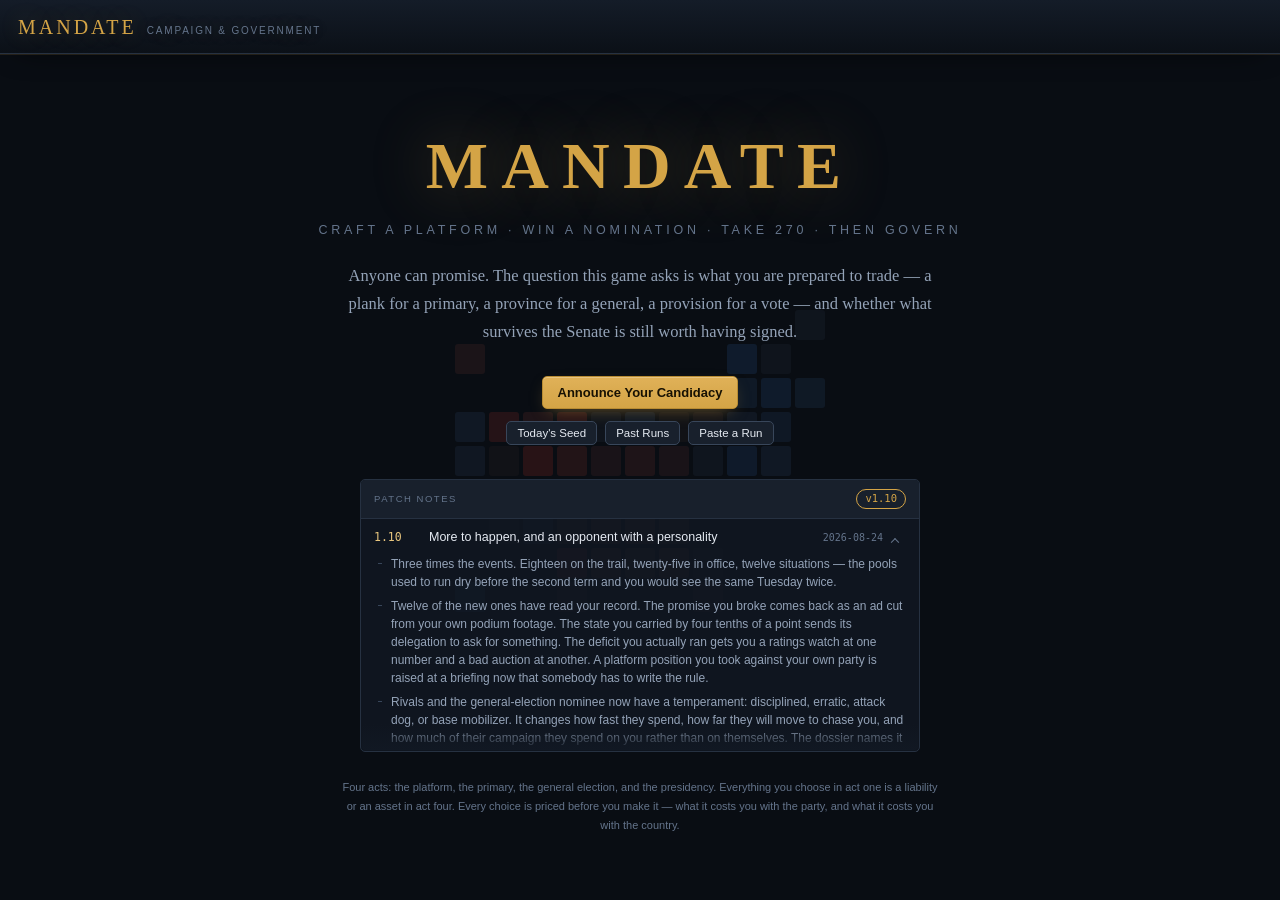
<file: index.html>
<!DOCTYPE html>
<html lang="en">
<head>
<meta charset="utf-8">
<meta name="viewport" content="width=device-width, initial-scale=1">
<title>Mandate — a political campaign and governing simulator</title>
<link rel="stylesheet" href="styles.css">
<link rel="icon" href="data:image/svg+xml,<svg xmlns='http://www.w3.org/2000/svg' viewBox='0 0 32 32'><text y='26' font-size='26'>🏛️</text></svg>">
</head>
<body>
<div id="app">
  <header class="topbar">
    <div class="brand">Mandate <small>campaign &amp; government</small></div>
    <div class="spacer"></div>
    <div class="stats" id="stats"></div>
  </header>
  <main id="screen"></main>
</div>

<script src="js/data.js"></script>
<script src="js/sim.js"></script>
<script src="js/analysis.js"></script>
<script src="js/persist.js"></script>
<script src="js/ui.js"></script>
<script src="js/main.js"></script>
</body>
</html>
</file>
<file: styles.css>
/* ==========================================================================
   MANDATE — stylesheet
   Aesthetic: an election-night decision desk after midnight. Dense, tabular,
   restrained in colour, everything legible at a glance and nothing decorative
   that isn't also carrying information.

   The page commits to one visual world rather than following the viewer's
   light/dark preference, so `color-scheme` is pinned and every colour —
   including the body ground — is stated outright rather than inherited from
   whatever surface the page is composited onto.
   ========================================================================== */

:root {
  color-scheme: dark;

  /* Neutrals carry a deliberate cool-blue bias toward the map's Democratic
     pole; a pure grey here reads as unconsidered next to the party colours. */
  --bg:        #090d13;
  --bg-2:      #111823;
  --bg-3:      #18202c;
  --bg-4:      #222c3a;
  --line:      #263141;
  --line-2:    #38465a;
  --text:      #e5eaf2;
  --text-dim:  #94a3b8;
  --text-mute: #64748b;

  /* Party identity — the diverging pair on every map and bar. */
  --dem:       #3d7dd8;
  --dem-lt:    #7aa9e8;
  --gop:       #d1483f;
  --gop-lt:    #e88a83;

  /* The single accent. Spent on thresholds, targets, and the brand — nowhere
     else, so that gold on this page always means "this is the line". */
  --gold:      #d4a446;
  --gold-lt:   #e8c67e;

  /* Status, reserved: never used for party identity, never for a series. */
  --green:     #3fa66a;
  --green-lt:  #6fd394;
  --amber:     #d98b2b;
  --red:       #e2574a;

  --mono: ui-monospace, "SF Mono", "JetBrains Mono", Menlo, Consolas, monospace;
  --sans: -apple-system, BlinkMacSystemFont, "Segoe UI", Inter, Roboto, sans-serif;
  --serif: "Iowan Old Style", "Palatino Linotype", Palatino, Georgia, serif;

  --shadow: 0 1px 2px rgba(0,0,0,.4), 0 8px 24px -12px rgba(0,0,0,.7);
}

* { box-sizing: border-box; }
html, body { height: 100%; }
body {
  margin: 0;
  background: var(--bg);
  color: var(--text);
  font-family: var(--sans);
  font-size: 14px;
  line-height: 1.5;
  -webkit-font-smoothing: antialiased;
}
button { font-family: inherit; color: inherit; }
h1, h2, h3, h4 { margin: 0; font-weight: 600; letter-spacing: -0.01em; text-wrap: balance; }
a { color: var(--dem-lt); }

/* Digits line up in columns everywhere in this game, so they get the face
   that lets them. */
.mono, td.num, th.num, .stat .v, .kpi .v, .delta, .trait, .whip-count,
.vote-meter .val, .tile, .evbar .side, .sf-margin, .dos-score .v {
  font-variant-numeric: tabular-nums;
}

:focus-visible { outline: 2px solid var(--gold); outline-offset: 2px; border-radius: 3px; }

/* ---- layout -------------------------------------------------------------- */
#app { display: flex; flex-direction: column; min-height: 100vh; }

.topbar {
  position: sticky; top: 0; z-index: 50;
  display: flex; align-items: center; gap: 18px;
  padding: 0 18px; height: 54px;
  background: linear-gradient(180deg, #141c28, #0b1017);
  border-bottom: 1px solid var(--line);
  box-shadow: 0 1px 0 rgba(212,164,70,.14), 0 10px 30px -18px #000;
}
.brand {
  font-family: var(--serif); font-size: 20px; letter-spacing: 0.15em;
  text-transform: uppercase; color: var(--gold);
  display: flex; align-items: baseline; gap: 10px; white-space: nowrap;
  text-shadow: 0 0 22px rgba(212,164,70,.28);
}
.brand small {
  font-family: var(--sans); font-size: 10px; letter-spacing: 0.18em;
  color: var(--text-mute); text-transform: uppercase;
}
.topbar .spacer { flex: 1; }

.stats { display: flex; gap: 2px; flex-wrap: wrap; }
.stat {
  display: flex; flex-direction: column; align-items: flex-end;
  padding: 3px 12px; border-left: 1px solid var(--line);
  min-width: 76px;
}
.stat .k {
  font-size: 9px; letter-spacing: 0.13em; text-transform: uppercase;
  color: var(--text-mute); white-space: nowrap;
}
.stat .v { font-family: var(--mono); font-size: 15px; font-weight: 600; }
.stat.good .v { color: var(--green-lt); }
.stat.warn .v { color: var(--amber); }
.stat.bad  .v { color: var(--red); }

main { flex: 1; padding: 22px; max-width: 1460px; width: 100%; margin: 0 auto; }

/* ---- panels -------------------------------------------------------------- */
.panel {
  background: var(--bg-2); border: 1px solid var(--line);
  border-radius: 8px; padding: 16px; margin-bottom: 16px;
  box-shadow: var(--shadow);
  position: relative;
}
/* A single hairline of light along the top edge: enough to lift the card off
   the ground without a border that competes with the data. */
.panel::before {
  content: ''; position: absolute; inset: 0 0 auto 0; height: 1px;
  background: linear-gradient(90deg, transparent, rgba(255,255,255,.07) 22%, rgba(255,255,255,.07) 78%, transparent);
  border-radius: 8px 8px 0 0; pointer-events: none;
}
.panel-head {
  display: flex; align-items: baseline; gap: 12px;
  margin: -16px -16px 14px; padding: 11px 16px;
  background: linear-gradient(180deg, var(--bg-3), #151d28);
  border-bottom: 1px solid var(--line);
  border-radius: 7px 7px 0 0;
}
.panel-head h2 { font-size: 13px; letter-spacing: 0.09em; text-transform: uppercase; }
.panel-head .sub { font-size: 12px; color: var(--text-mute); }
.panel-head .spacer { flex: 1; }

.grid { display: grid; gap: 16px; }
.g2 { grid-template-columns: 1fr 1fr; }
.g3 { grid-template-columns: repeat(3, 1fr); }
.split { display: grid; grid-template-columns: minmax(0,1.62fr) minmax(0,1fr); gap: 16px; align-items: start; }
.split-wide { display: grid; grid-template-columns: minmax(0,1fr) minmax(0,1.1fr); gap: 16px; }
@media (max-width: 1120px) {
  .split, .split-wide, .g2, .g3 { grid-template-columns: 1fr; }
}

.muted { color: var(--text-mute); }
.dim   { color: var(--text-dim); }
.mono  { font-family: var(--mono); }
.small { font-size: 12px; }
.tiny  { font-size: 11px; }
.center { text-align: center; }
.nowrap { white-space: nowrap; }
.g { color: var(--green-lt); }
.r { color: var(--gop-lt); }
.a { color: var(--amber); }

.rail { display: flex; flex-direction: column; gap: 0; }

/* ---- buttons ------------------------------------------------------------- */
.btn {
  background: var(--bg-3); border: 1px solid var(--line-2);
  border-radius: 5px; padding: 8px 15px; cursor: pointer;
  font-size: 13px; font-weight: 500; transition: .12s;
}
.btn:hover:not(:disabled) { background: var(--bg-4); border-color: #4d5f75; }
.btn:disabled { opacity: .35; cursor: not-allowed; }
.btn.primary {
  background: linear-gradient(180deg, #e0b158, var(--gold));
  border-color: #b98c33; color: #171103; font-weight: 700;
  box-shadow: 0 1px 0 rgba(255,255,255,.25) inset, 0 6px 18px -8px rgba(212,164,70,.6);
}
.btn.primary:hover:not(:disabled) { background: linear-gradient(180deg, #eec06a, #dcae52); }
.btn.ghost { background: transparent; }
.btn.sm { padding: 5px 10px; font-size: 11.5px; }
.btn-row { display: flex; gap: 8px; flex-wrap: wrap; align-items: center; }

/* ---- title --------------------------------------------------------------- */
.title-screen { text-align: center; padding: 40px 20px 10px; position: relative; }
.title-screen h1 {
  font-family: var(--serif); font-size: 66px; letter-spacing: 0.20em;
  color: var(--gold); text-transform: uppercase; margin-bottom: 6px;
  text-shadow: 0 0 60px rgba(212,164,70,.35);
}
.title-screen .tag {
  font-size: 12.5px; letter-spacing: 0.3em; text-transform: uppercase;
  color: var(--text-mute);
}
.title-screen .blurb {
  max-width: 620px; margin: 22px auto 0; color: var(--text-dim);
  font-family: var(--serif); font-size: 16.5px; line-height: 1.7;
}

/* The country, drifting, behind the title. It is the same tile grid the game
   calls states on — the instrument the whole night runs on, used here as
   atmosphere rather than as data, so it sits well back and never competes. */
.title-wrap { position: relative; overflow: hidden; border-radius: 10px; }
.title-bg {
  position: absolute; inset: 0; display: flex; flex-direction: column;
  align-items: center; justify-content: center; gap: 4px;
  opacity: .17; pointer-events: none; filter: blur(.3px);
  -webkit-mask-image: radial-gradient(ellipse 70% 62% at 50% 50%, #000 35%, transparent 78%);
  mask-image: radial-gradient(ellipse 70% 62% at 50% 50%, #000 35%, transparent 78%);
}
.title-bg .tb-row { display: flex; gap: 4px; }
.title-bg i {
  width: 30px; height: 30px; border-radius: 3px; display: block;
  animation: drift 14s ease-in-out infinite alternate;
}
@keyframes drift {
  from { opacity: .35; transform: translateY(0); }
  to   { opacity: 1;   transform: translateY(-3px); }
}

/* ---- setup / cards ------------------------------------------------------- */
.card-grid { display: grid; grid-template-columns: repeat(auto-fill, minmax(250px, 1fr)); gap: 10px; }
.card {
  background: var(--bg-3); border: 1px solid var(--line);
  border-radius: 6px; padding: 12px 13px; cursor: pointer; transition: .12s;
}
.card:hover { border-color: var(--line-2); background: var(--bg-4); transform: translateY(-1px); }
.card.sel { border-color: var(--gold); background: #211c10; box-shadow: inset 0 0 0 1px rgba(212,164,70,.28); }
.card h4 { font-size: 13.5px; margin-bottom: 3px; }
.card .desc { font-size: 11.5px; color: var(--text-mute); line-height: 1.45; }
.card .perk { font-size: 11px; color: var(--gold); margin-top: 7px; }

.trait-row { display: flex; gap: 3px; margin-top: 9px; flex-wrap: wrap; }
.trait {
  font-family: var(--mono); font-size: 10px; padding: 2px 5px;
  background: #0c111a; border: 1px solid var(--line); border-radius: 3px;
  color: var(--text-dim);
}

.field { margin-bottom: 12px; }
.field label {
  display: block; font-size: 10px; letter-spacing: 0.13em;
  text-transform: uppercase; color: var(--text-mute); margin-bottom: 5px;
}
input[type=text], select {
  width: 100%; background: var(--bg); border: 1px solid var(--line-2);
  border-radius: 5px; padding: 8px 10px; color: var(--text);
  font-family: inherit; font-size: 14px;
}
input[type=text]:focus, select:focus { outline: none; border-color: var(--gold); }

/* ==========================================================================
   DELTAS — the "is this good or bad" vocabulary
   Direction is carried by the glyph first and the hue second, so the readout
   survives a colourblind reader and a greyscale screenshot.
   ========================================================================== */
.delta {
  font-family: var(--mono); font-size: 11.5px; font-weight: 600;
  white-space: nowrap; letter-spacing: -.01em;
}
.delta.up   { color: var(--green-lt); }
.delta.down { color: var(--gop-lt); }
.delta.flat { color: var(--text-mute); font-weight: 400; }

.drow {
  display: flex; align-items: baseline; justify-content: space-between;
  gap: 10px; padding: 4px 0; border-bottom: 1px solid #161e29;
  font-size: 12px;
}
.drow:last-child { border-bottom: none; }
.drow .dk { color: var(--text-dim); }
.drow .ev-mini {
  font-family: var(--mono); font-size: 9.5px; color: var(--text-mute);
  font-style: normal; margin-left: 5px; padding: 0 4px;
  border: 1px solid var(--line); border-radius: 3px;
}
.drow .flip {
  font-style: normal; font-size: 9.5px; color: var(--gold); margin-left: 5px;
  letter-spacing: .07em; text-transform: uppercase;
}

/* ---- effect tags (event choices, governing actions) ---------------------- */
.eff-tags { display: flex; flex-wrap: wrap; gap: 4px; margin-top: 7px; }
.eff-tag {
  font-family: var(--mono); font-size: 10px; padding: 2px 6px;
  border-radius: 3px; border: 1px solid; white-space: nowrap;
}
.eff-tag b { font-weight: 700; }
.eff-tag.good { color: var(--green-lt); border-color: #275b3d; background: #101e16; }
.eff-tag.bad  { color: var(--gop-lt);  border-color: #6b332d; background: #1e1311; }
.eff-none { font-size: 11px; color: var(--text-mute); font-style: italic; }

/* ---- platform builder ---------------------------------------------------- */
.issue { border-bottom: 1px solid var(--line); padding: 13px 0; }
.issue:last-child { border-bottom: none; }
.issue-head { display: flex; align-items: center; gap: 10px; margin-bottom: 9px; }
.issue-head h4 { font-size: 13px; }
.issue-head .axis { font-size: 10.5px; color: var(--text-mute); font-family: var(--mono); }
.issue-head .spacer { flex: 1; }

.sig-btn {
  font-size: 10px; letter-spacing: .08em; text-transform: uppercase;
  padding: 3px 8px; border-radius: 3px; cursor: pointer;
  border: 1px solid var(--line-2); background: transparent; color: var(--text-mute);
  transition: .12s;
}
.sig-btn:hover { border-color: var(--gold); color: var(--gold); }
.sig-btn.on { background: var(--gold); border-color: var(--gold); color: #171103; font-weight: 700; }

.stance-row { display: grid; grid-template-columns: repeat(5, 1fr); gap: 5px; }
.stance {
  background: var(--bg-3); border: 1px solid var(--line); border-radius: 5px;
  /* the top band is reserved for the position figure and the electorate badge,
     so neither ever lands on the first line of the label */
  padding: 18px 9px 7px; cursor: pointer; transition: .1s; position: relative;
  display: flex; flex-direction: column;
}
.stance:hover { background: var(--bg-4); border-color: var(--line-2); }
.stance.sel { border-color: var(--gold); background: #211c10; }
.stance .lbl { font-size: 11.5px; line-height: 1.35; font-weight: 500; }
.stance .cost { font-family: var(--mono); font-size: 10px; margin-top: 4px; color: var(--text-mute); }
.stance .blurb { font-size: 10.5px; color: var(--text-mute); margin-top: 5px; line-height: 1.4; display: none; }
.stance.sel .blurb { display: block; }
.stance .pos {
  position: absolute; top: 4px; right: 6px; font-family: var(--mono);
  font-size: 9.5px; color: var(--text-mute);
}

/* the two prices, side by side under every option */
.sdelta {
  margin-top: auto; padding-top: 6px; display: grid;
  grid-template-columns: 1fr 1fr; gap: 1px;
  border-top: 1px solid var(--line);
}
.sdelta .dd {
  display: flex; align-items: baseline; gap: 4px;
  font-family: var(--mono); font-size: 9px; letter-spacing: .1em;
  color: var(--text-mute); padding-top: 4px;
}
.sdelta .dd:first-child { border-right: 1px solid var(--line); padding-right: 5px; }
.sdelta .dd .delta { font-size: 10.5px; letter-spacing: 0; }
.sdelta .cur-tag {
  grid-column: 1 / -1; padding-top: 4px;
  font-family: var(--mono); font-size: 9px; letter-spacing: .14em;
  color: var(--gold); text-align: center;
}

/* which electorate would pick this option */
.sb {
  position: absolute; top: 4px; left: 5px; font-size: 9.5px; line-height: 1;
  padding: 2px 3px; border-radius: 3px; font-style: normal;
}
.sb.p { color: #b795e8; background: #1c1530; }
.sb.g { color: var(--gold); background: #241d0e; }
.sb.both { color: var(--gold); background: #241d0e; }
.legend-key { display: flex; flex-direction: column; gap: 5px; margin-top: 10px; font-size: 11px; color: var(--text-mute); }
.legend-key i { position: static; margin-right: 5px; }
.lg-p { color: #b795e8; font-family: var(--mono); font-weight: 700; }
.lg-g { color: var(--gold); font-family: var(--mono); font-weight: 700; }

@media (max-width: 940px) { .stance-row { grid-template-columns: 1fr 1fr; } }

/* ---- the impact ("The Trade") panel -------------------------------------- */
.panel.impact { position: sticky; top: 70px; z-index: 20; }
.impact-idle p { margin: 0 0 4px; font-size: 12px; color: var(--text-mute); line-height: 1.6; }

.imp-head { margin-bottom: 9px; }
.imp-iss {
  font-size: 9.5px; letter-spacing: .16em; text-transform: uppercase; color: var(--text-mute);
}
.imp-lbl { font-family: var(--serif); font-size: 16px; line-height: 1.3; margin-top: 2px; }

.verdict {
  font-size: 12px; padding: 7px 10px; border-radius: 4px; margin-bottom: 11px;
  border-left: 3px solid var(--line-2); background: var(--bg-3); color: var(--text-dim);
}
.verdict.good  { border-left-color: var(--green); background: #101d16; color: var(--green-lt); }
.verdict.bad   { border-left-color: var(--red);   background: #1e1412; color: var(--gop-lt); }
.verdict.trade { border-left-color: var(--gold);  background: #1c1810; color: #e8ce93; }
.verdict.flat, .verdict.cur { border-left-color: var(--line-2); }

.imp-sec {
  font-size: 9.5px; letter-spacing: .15em; text-transform: uppercase;
  color: var(--text-mute); margin: 13px 0 3px;
  padding-bottom: 3px; border-bottom: 1px solid var(--line);
}
.imp-blurb {
  margin-top: 12px; font-size: 11.5px; color: var(--text-mute);
  font-style: italic; line-height: 1.5; border-top: 1px solid var(--line); padding-top: 9px;
}

/* ---- "where you stand" figures ------------------------------------------- */
.kpi { display: flex; gap: 18px; flex-wrap: wrap; }
.kpi > div { min-width: 92px; }
.kpi .k { font-size: 9.5px; letter-spacing: .13em; text-transform: uppercase; color: var(--text-mute); display: block; }
.kpi .v { font-family: var(--mono); font-size: 21px; font-weight: 600; display: block; }
.kpi.big { justify-content: space-between; }
.kpi.big .v { font-size: 25px; }

/* ---- the field / rival rows ---------------------------------------------- */
.rival-row {
  display: flex; align-items: center; justify-content: space-between; gap: 10px;
  padding: 7px 8px; margin: 0 -8px; border-radius: 5px; cursor: pointer;
  border-bottom: 1px solid #161e29; transition: .1s;
}
.rival-row:last-child { border-bottom: none; }
.rival-row:hover { background: var(--bg-3); }
.rival-row .rn { font-size: 12.5px; font-weight: 500; }
.rival-row .rr { font-size: 10.5px; color: var(--text-mute); }

.card.rival { position: relative; }
.card.rival.out { opacity: .42; }
.card.rival .role {
  font-size: 10px; letter-spacing: .1em; text-transform: uppercase;
  color: var(--gold); margin-bottom: 5px;
}
.card.rival .hh {
  display: flex; justify-content: space-between; align-items: baseline;
  margin-top: 9px; padding-top: 7px; border-top: 1px solid var(--line);
}
.card.rival .hh .k { font-size: 10px; letter-spacing: .1em; text-transform: uppercase; color: var(--text-mute); }
.card.rival .threat { font-size: 11px; color: var(--gop-lt); margin-top: 5px; }
.card-cta { font-size: 10.5px; color: var(--text-mute); margin-top: 8px; }
.card.rival:hover .card-cta { color: var(--gold); }

/* ---- bloc bars ----------------------------------------------------------- */
.bloc-list { display: flex; flex-direction: column; gap: 5px; }
.bloc {
  display: grid; grid-template-columns: 136px 1fr 34px;
  align-items: center; gap: 9px; font-size: 12px; cursor: default;
}
.bloc .nm {
  color: var(--text-dim); white-space: nowrap; overflow: hidden;
  text-overflow: ellipsis; position: relative; padding-bottom: 4px;
}
/* the rule under the name is the bloc's share of the electorate: two blocs at
   the same support level are not the same prize, and one bar cannot say so */
.bloc .nm i {
  position: absolute; left: 0; bottom: 0; height: 2px; display: block;
  background: var(--line-2); border-radius: 1px;
}
.bar { height: 13px; background: #070b11; border-radius: 2px; overflow: hidden; position: relative; }
/* The fill is a <span>, and an inline box ignores width and height outright —
   so without this the bar renders empty at every level of support. */
.bar .fill { display: block; height: 100%; transition: width .3s ease, background .3s; }
.bar .mid { position: absolute; left: 50%; top: 0; bottom: 0; width: 1px; background: rgba(255,255,255,.24); }
.bloc .pct { font-family: var(--mono); font-size: 11.5px; text-align: right; }

/* ---- tile map ------------------------------------------------------------ */
.map { display: flex; flex-direction: column; gap: 3px; align-items: center; max-width: 620px; margin: 0 auto; }
.map.big { max-width: 700px; }
.map-row { display: grid; grid-template-columns: repeat(11, 1fr); gap: 3px; width: 100%; }
.tile {
  aspect-ratio: 1 / 1; border-radius: 3px; display: flex;
  flex-direction: column; align-items: center; justify-content: center;
  font-family: var(--mono); font-size: 10.5px; font-weight: 600;
  border: 1px solid rgba(0,0,0,.35); cursor: pointer; transition: transform .1s, box-shadow .1s;
  min-height: 0; user-select: none; color: #eef3fa; position: relative;
  box-shadow: inset 0 1px 0 rgba(255,255,255,.09);
  text-shadow: 0 1px 2px rgba(0,0,0,.55);
}
.tile.empty { visibility: hidden; cursor: default; }
.tile:hover:not(.empty) { transform: scale(1.14); z-index: 3; box-shadow: 0 0 0 1px #fff, 0 6px 18px -6px #000; }
.tile.target { box-shadow: 0 0 0 2px var(--gold), 0 0 16px -2px rgba(212,164,70,.7); z-index: 2; }
.tile .ev { font-size: 8px; opacity: .7; font-weight: 400; line-height: 1; }
.tile .mg { font-size: 8px; opacity: .85; line-height: 1.1; }
.tile .badge {
  position: absolute; top: 1px; right: 2px; font-size: 8px; color: var(--gold);
}
.tile.called { animation: callflash .5s ease; }
@keyframes callflash {
  0%   { box-shadow: 0 0 0 2px #fff; transform: scale(1.2); }
  100% { box-shadow: inset 0 1px 0 rgba(255,255,255,.09); transform: scale(1); }
}
.map.big .tile { font-size: 12px; }

.map-legend {
  display: flex; gap: 2px; align-items: center; justify-content: center;
  margin-top: 11px; font-size: 9.5px; color: var(--text-mute);
  letter-spacing: .1em;
}
.map-legend i { width: 22px; height: 9px; display: block; }
.map-legend span:first-child { margin-right: 7px; }
.map-legend span:last-child { margin-left: 7px; }

/* ---- floating tooltip ---------------------------------------------------- */
.tip {
  position: fixed; z-index: 300; pointer-events: none; opacity: 0;
  background: #0b111a; border: 1px solid var(--line-2); border-radius: 6px;
  padding: 9px 11px; min-width: 190px; max-width: 280px;
  box-shadow: 0 14px 40px -10px rgba(0,0,0,.85);
  transition: opacity .1s; font-size: 11.5px;
}
.tip.on { opacity: 1; }
.tip-h {
  font-weight: 600; font-size: 12.5px; margin-bottom: 6px;
  padding-bottom: 5px; border-bottom: 1px solid var(--line);
  display: flex; justify-content: space-between; gap: 10px;
}
.tip-h span { color: var(--text-mute); font-family: var(--mono); font-weight: 400; }
.tip-r { display: flex; justify-content: space-between; gap: 14px; padding: 2px 0; color: var(--text-mute); }
.tip-r b { font-family: var(--mono); }
.tip-r .g { color: var(--green-lt); }
.tip-r .r { color: var(--gop-lt); }
.tip-f { margin-top: 6px; padding-top: 5px; border-top: 1px solid var(--line); color: var(--gold); font-size: 10.5px; }

/* ---- EV bar -------------------------------------------------------------- */
.evbar {
  position: relative; height: 32px; background: var(--bg); border-radius: 4px;
  display: flex; overflow: hidden; border: 1px solid var(--line);
}
.evbar .side {
  display: flex; align-items: center; font-family: var(--mono);
  font-size: 13px; font-weight: 700; padding: 0 9px; transition: width .5s ease;
  color: #fff; text-shadow: 0 1px 2px rgba(0,0,0,.5);
}
.evbar .l { justify-content: flex-start; }
.evbar .r { justify-content: flex-end; }
.evbar .gap { background: repeating-linear-gradient(45deg, #161e2a, #161e2a 5px, #131a25 5px, #131a25 10px); flex: 1; }
.evbar .needle {
  position: absolute; left: 50%; top: -3px; bottom: -3px; width: 2px;
  background: var(--gold); z-index: 3; box-shadow: 0 0 10px rgba(212,164,70,.9);
}

/* ---- regional strip ------------------------------------------------------ */
.region-strip {
  display: grid; grid-template-columns: repeat(auto-fit, minmax(150px, 1fr));
  gap: 8px; margin-top: 14px; padding-top: 13px; border-top: 1px solid var(--line);
}
.reg { font-size: 11px; }
.reg .rn { display: block; color: var(--text-dim); margin-bottom: 3px; }
.reg .rb { display: block; height: 5px; background: #0a0f16; border-radius: 3px; overflow: hidden; }
.reg .rb i { display: block; height: 100%; }
.reg .rv { font-family: var(--mono); font-size: 11px; margin-top: 3px; display: inline-block; }
.reg .rv i { color: var(--text-mute); font-style: normal; }
.reg .rc { font-size: 9.5px; color: var(--gold); margin-left: 6px; }

/* ---- state file ---------------------------------------------------------- */
.sf-head { display: flex; justify-content: space-between; align-items: flex-start; gap: 10px; }
.sf-name { font-family: var(--serif); font-size: 20px; line-height: 1.15; }
.sf-sub { font-size: 11px; color: var(--text-mute); margin-top: 2px; }
.sf-margin { font-family: var(--mono); font-size: 26px; font-weight: 700; line-height: 1; }
.sf-lean {
  font-size: 11px; letter-spacing: .1em; text-transform: uppercase;
  color: var(--text-mute); margin: 6px 0 11px;
  padding-bottom: 9px; border-bottom: 1px solid var(--line);
}
.sf-money { display: grid; grid-template-columns: repeat(auto-fit, minmax(180px, 1fr)); gap: 14px; margin-top: 6px; }
.sf-money > div { background: var(--bg-3); border: 1px solid var(--line); border-radius: 6px; padding: 11px 12px; }
.sf-money .k { font-size: 9.5px; letter-spacing: .13em; text-transform: uppercase; color: var(--text-mute); display: block; }
.sf-money .v { font-family: var(--mono); font-size: 22px; font-weight: 600; display: block; margin: 2px 0 5px; }
.sf-money .n { font-size: 11.5px; color: var(--text-dim); line-height: 1.5; }

/* ---- dossiers ------------------------------------------------------------ */
.dos-top {
  display: flex; justify-content: space-between; gap: 20px; align-items: flex-start;
  padding-bottom: 14px; margin-bottom: 14px; border-bottom: 1px solid var(--line);
}
.dos-role { font-size: 10px; letter-spacing: .15em; text-transform: uppercase; color: var(--gold); }
.dos-blurb { font-size: 13px; color: var(--text-dim); margin-top: 5px; line-height: 1.6; max-width: 52ch; }
.dos-score { text-align: right; white-space: nowrap; }
.dos-score .k { font-size: 9.5px; letter-spacing: .12em; text-transform: uppercase; color: var(--text-mute); display: block; }
.dos-score .v { font-family: var(--mono); font-size: 30px; font-weight: 700; display: block; }

.dos-grid { display: grid; grid-template-columns: minmax(0,1fr) minmax(0,1fr); gap: 22px; }
@media (max-width: 720px) { .dos-grid { grid-template-columns: 1fr; } }
.dos-sec {
  font-size: 9.5px; letter-spacing: .15em; text-transform: uppercase;
  color: var(--text-mute); margin: 16px 0 6px;
  padding-bottom: 4px; border-bottom: 1px solid var(--line);
}
.dos-grid .dos-sec:first-child { margin-top: 0; }
.dos-list { margin: 0; padding-left: 17px; font-size: 12px; color: var(--text-dim); }
.dos-list li { margin-bottom: 6px; line-height: 1.55; }
.dos-list.bad li::marker { color: var(--gop-lt); }
.dos-list.good li::marker { color: var(--green-lt); }

table.contrast td { vertical-align: top; }
.edgebar {
  display: inline-block; position: relative; width: 76px; height: 7px;
  background: #0a0f16; border-radius: 2px; vertical-align: middle; margin-right: 7px;
}
.edgebar i { position: absolute; top: 0; bottom: 0; display: block; border-radius: 2px; }
.edgebar .mid { position: absolute; left: 50%; top: -1px; bottom: -1px; width: 1px; background: var(--line-2); }

.demo { display: flex; flex-direction: column; gap: 6px; }
.demo-row { display: grid; grid-template-columns: 118px 1fr 38px; gap: 9px; align-items: center; font-size: 11.5px; }
.demo-row .dl { color: var(--text-dim); }
.demo-row .db { height: 7px; background: #0a0f16; border-radius: 2px; overflow: hidden; }
.demo-row .db i { display: block; height: 100%; background: linear-gradient(90deg, #2c4c73, #4b7cb5); }
.demo-row .dv { text-align: right; color: var(--text-mute); font-size: 11px; }

/* ---- tables -------------------------------------------------------------- */
table { width: 100%; border-collapse: collapse; font-size: 12.5px; }
th {
  text-align: left; font-size: 9.5px; letter-spacing: 0.11em; text-transform: uppercase;
  color: var(--text-mute); font-weight: 500; padding: 6px 8px;
  border-bottom: 1px solid var(--line);
  position: sticky; top: 0; background: var(--bg-2); z-index: 1;
}
td { padding: 6px 8px; border-bottom: 1px solid #161e29; }
tr:last-child td { border-bottom: none; }
td.num, th.num { text-align: right; font-family: var(--mono); }
tbody tr[data-a] { cursor: pointer; }
tbody tr[data-a]:hover { background: var(--bg-3); }
tbody tr.on { background: #1d1810; }
.table-scroll { overflow-x: auto; max-height: 340px; overflow-y: auto; }

/* ---- whip board ---------------------------------------------------------- */
.whip-row {
  display: grid; grid-template-columns: 186px 1fr 92px 96px;
  gap: 10px; align-items: center; padding: 9px 0;
  border-bottom: 1px solid #161e29;
}
.whip-row:last-child { border-bottom: none; }
.whip-name { font-size: 12.5px; font-weight: 500; }
.whip-name small { display: block; font-size: 10.5px; color: var(--text-mute); font-weight: 400; line-height: 1.4; }
.whip-bar {
  height: 18px; background: #2a1a19; border-radius: 3px; overflow: hidden; position: relative;
  border: 1px solid #1a222c;
}
.whip-bar .yes { height: 100%; background: linear-gradient(180deg, #47b578, #2f7d50); transition: width .35s; }
.whip-bar .txt {
  position: absolute; inset: 0; display: flex; align-items: center; justify-content: center;
  font-family: var(--mono); font-size: 10.5px; text-shadow: 0 1px 2px rgba(0,0,0,.9);
}
.whip-count { font-family: var(--mono); font-size: 12px; text-align: right; color: var(--text-dim); }
.whip-act { text-align: right; display: flex; flex-direction: column; align-items: flex-end; gap: 3px; }
.whip-act .btn { width: 100%; }
.whip-act .buys { font-family: var(--mono); font-size: 9.5px; color: var(--green-lt); }
.whip-act .buys.muted { color: var(--text-mute); }
.lean { font-family: var(--mono); font-size: 10.5px; padding: 1px 5px; border-radius: 3px; }
.lean.y  { background: #14361f; color: #6fd394; }
.lean.ly { background: #1a2e1c; color: #93c79f; }
.lean.u  { background: #2b2a1a; color: #d0c184; }
.lean.ln { background: #33211e; color: #e0a196; }
.lean.n  { background: #3a1b17; color: #e8877a; }
@media (max-width: 900px) { .whip-row { grid-template-columns: 1fr; gap: 5px; } .whip-act { align-items: stretch; } }

/* ---- vote meter ---------------------------------------------------------- */
.vote-meter { margin-bottom: 11px; }
.vote-meter .lbl {
  display: flex; justify-content: space-between; font-size: 11px;
  color: var(--text-dim); margin-bottom: 4px;
}
.vote-meter .track {
  height: 24px; background: #1b1416; border-radius: 4px; position: relative;
  overflow: hidden; border: 1px solid var(--line);
}
.vote-meter .fill { height: 100%; transition: width .35s; }
.vote-meter .thresh { position: absolute; top: -2px; bottom: -2px; width: 2px; background: var(--gold); z-index: 2; box-shadow: 0 0 8px rgba(212,164,70,.8); }
.vote-meter .val {
  position: absolute; inset: 0; display: flex; align-items: center; justify-content: center;
  font-family: var(--mono); font-size: 12px; font-weight: 700; text-shadow: 0 1px 3px #000;
}
.vote-meter.pass .fill { background: linear-gradient(90deg, #2f7d50, #4cc07d); }
.vote-meter.fail .fill { background: linear-gradient(90deg, #7a3a33, #b8564a); }

/* ---- provisions & action rows -------------------------------------------- */
.prov {
  display: grid; grid-template-columns: 22px 1fr 78px; gap: 9px;
  align-items: start; padding: 9px 10px; border-radius: 5px;
  border: 1px solid var(--line); background: var(--bg-3);
  cursor: pointer; margin-bottom: 6px; transition: .1s;
}
.prov:hover { background: var(--bg-4); border-color: var(--line-2); }
.prov.on { border-color: #35624a; background: #142219; }
.prov.stripped { opacity: .36; cursor: not-allowed; }
.prov .box {
  width: 16px; height: 16px; border: 1px solid var(--line-2); border-radius: 3px;
  margin-top: 2px; display: flex; align-items: center; justify-content: center;
  font-size: 11px; color: var(--green-lt);
}
.prov.on .box { border-color: var(--green); background: #15271c; }
.prov .nm { font-size: 12.5px; font-weight: 500; }
.prov .note { font-size: 11px; color: var(--text-mute); margin-top: 2px; line-height: 1.4; }
.prov .fig { font-family: var(--mono); font-size: 11px; text-align: right; }
.prov .byrd { font-size: 9.5px; color: var(--amber); letter-spacing: .06em; }

/* campaign & governing actions carry what they buy */
.prov.act { grid-template-columns: 1fr 132px 92px; }
.prov.act .gain { display: flex; flex-direction: column; align-items: flex-end; gap: 3px; text-align: right; }
.prov.act .gain .per { font-family: var(--mono); font-size: 9.5px; color: var(--text-mute); }
.prov.act .gain .eff-tag { font-size: 9.5px; }

/* bill provisions carry what they are worth in votes */
.prov.bill { grid-template-columns: 22px 1fr 104px 74px; }
.prov .votes { display: flex; flex-direction: column; align-items: flex-end; gap: 1px; }
.prov .votes .vh {
  font-size: 8.5px; letter-spacing: .09em; text-transform: uppercase;
  color: var(--text-mute); margin-bottom: 1px;
}
.prov .votes .vv { display: flex; align-items: baseline; gap: 3px; }
.prov .votes .vv i {
  font-style: normal; font-family: var(--mono); font-size: 9px; color: var(--text-mute); width: 8px;
}
.prov .movers { display: flex; flex-wrap: wrap; gap: 4px; margin-top: 5px; font-size: 10px; color: var(--text-mute); }
.prov .movers .mv {
  font-family: var(--mono); font-size: 9.5px; padding: 1px 4px;
  border-radius: 3px; background: #0c111a; border: 1px solid var(--line);
}
.prov .movers .mv.g { color: var(--green-lt); }
.prov .movers .mv.r { color: var(--gop-lt); }
@media (max-width: 900px) {
  .prov.act, .prov.bill { grid-template-columns: 1fr; }
  .prov.act .gain, .prov .votes { align-items: flex-start; }
}

/* ---- opposition box ------------------------------------------------------ */
.opp-line {
  display: flex; justify-content: space-between; align-items: baseline;
  padding: 4px 0; border-bottom: 1px solid #161e29; font-size: 12px;
}
.opp-line .k { color: var(--text-dim); }
.opp-attack { font-size: 11.5px; color: var(--gop-lt); margin-top: 8px; line-height: 1.5; }
.opp-moves { font-size: 11.5px; color: var(--text-mute); margin-top: 6px; line-height: 1.5; }

/* ---- trends -------------------------------------------------------------- */
.trend { margin-bottom: 14px; }
.trend .th { display: flex; justify-content: space-between; align-items: baseline; }
.trend .th .k { font-size: 9.5px; letter-spacing: .13em; text-transform: uppercase; color: var(--text-mute); }
.trend .th .v { font-family: var(--mono); font-size: 19px; font-weight: 600; }
.trend .tf { font-size: 10px; color: var(--text-mute); margin-top: 1px; }
.spark { width: 100%; height: 58px; display: block; margin-top: 3px; }
.spark-empty {
  height: 58px; display: flex; align-items: center; justify-content: center;
  font-size: 11px; color: var(--text-mute); background: var(--bg-3);
  border-radius: 4px; margin-top: 3px;
}

/* ---- log / news ---------------------------------------------------------- */
.log { max-height: 320px; overflow-y: auto; font-size: 12px; }
.log-item { padding: 7px 0; border-bottom: 1px solid #161e29; line-height: 1.5; color: var(--text-dim); }
.log-item:last-child { border-bottom: none; }
.log-item .when {
  font-family: var(--mono); font-size: 9.5px; color: var(--text-mute);
  letter-spacing: .1em; display: block;
}
.log-item.good { color: var(--green-lt); }
.log-item.bad  { color: var(--gop-lt); }
.log-item.big  { color: var(--gold); font-weight: 500; }

/* ---- modal --------------------------------------------------------------- */
.modal-bg {
  position: fixed; inset: 0; background: rgba(3,6,10,.84);
  display: flex; align-items: center; justify-content: center; z-index: 200;
  padding: 20px; backdrop-filter: blur(3px);
}
.modal {
  background: var(--bg-2); border: 1px solid var(--line-2); border-radius: 9px;
  max-width: 660px; width: 100%; max-height: 88vh; overflow-y: auto;
  box-shadow: 0 30px 80px rgba(0,0,0,.75);
}
.modal.sheet { max-width: 1020px; }
.modal .m-head {
  padding: 15px 20px; border-bottom: 1px solid var(--line);
  background: linear-gradient(180deg, var(--bg-3), #151d28);
  border-radius: 8px 8px 0 0; position: relative;
}
.modal .m-head .kicker { font-size: 10px; letter-spacing: .2em; text-transform: uppercase; color: var(--gold); }
.modal .m-head h3 { font-size: 21px; font-family: var(--serif); margin-top: 3px; }
.modal .m-head .x {
  position: absolute; top: 13px; right: 14px; background: transparent;
  border: 1px solid var(--line-2); border-radius: 4px; width: 26px; height: 26px;
  cursor: pointer; color: var(--text-mute); font-size: 12px; line-height: 1;
}
.modal .m-head .x:hover { color: var(--text); border-color: var(--gold); }
.modal .m-body { padding: 18px 20px; }
.modal .m-body p { margin: 0 0 14px; color: var(--text-dim); line-height: 1.7; }
.choice {
  display: block; width: 100%; text-align: left; background: var(--bg-3);
  border: 1px solid var(--line); border-radius: 6px; padding: 11px 13px;
  margin-bottom: 8px; cursor: pointer; transition: .1s; font-size: 13px;
}
.choice:hover { background: var(--bg-4); border-color: var(--gold); }
.choice .cl { display: block; }
.choice .eff { font-family: var(--mono); font-size: 10.5px; color: var(--text-mute); margin-top: 4px; display: block; }

/* ---- misc ---------------------------------------------------------------- */
.pill {
  display: inline-block; font-size: 9.5px; letter-spacing: .08em; text-transform: uppercase;
  padding: 1px 6px; border-radius: 10px; border: 1px solid var(--line-2); color: var(--text-dim);
  vertical-align: middle;
}
.pill.gold { border-color: var(--gold); color: var(--gold); }
.pill.green { border-color: #35624a; color: var(--green-lt); }
.pill.red { border-color: #6b332d; color: var(--gop-lt); }

.callout {
  border-left: 3px solid var(--gold); background: #191510; padding: 11px 14px;
  border-radius: 0 5px 5px 0; font-size: 12.5px; color: var(--text-dim); margin-bottom: 14px;
  line-height: 1.65;
}
.callout.warn { border-left-color: var(--amber); background: #1c1710; }
.callout.bad  { border-left-color: var(--red);   background: #1e1412; }
.callout.good { border-left-color: var(--green); background: #101d16; }

/* The lower third. Built as a wrapping row of labelled figures rather than a
   scrolling marquee: everything on it — the tipping point, the college bias,
   the environment — is a number the player is about to make a decision with,
   and a marquee would make each of them briefly unreadable on a timer. */
.ticker {
  font-family: var(--mono); font-size: 11.5px;
  background: linear-gradient(180deg, #141c28, #0d131c);
  border: 1px solid var(--line); border-left: 3px solid var(--gold);
  border-radius: 5px; padding: 7px 13px; margin-bottom: 14px;
  display: flex; flex-wrap: wrap; align-items: center; gap: 0 18px;
  letter-spacing: .05em; color: var(--gold);
}
.ticker .tk { display: inline-flex; align-items: baseline; gap: 6px; padding: 2px 0; }
.ticker .tk b { color: var(--text-mute); font-weight: 400; letter-spacing: .13em; text-transform: uppercase; font-size: 9.5px; }
.ticker .tk span { color: var(--gold-lt); }
.ticker .tk span.g { color: var(--green-lt); }
.ticker .tk span.r { color: var(--gop-lt); }
.ticker .live {
  display: inline-flex; align-items: center; gap: 6px; color: var(--gop-lt);
  font-size: 9.5px; letter-spacing: .18em; text-transform: uppercase; font-weight: 700;
}
.ticker .live::before {
  content: ''; width: 6px; height: 6px; border-radius: 50%;
  background: var(--gop); animation: pulse 2s ease-in-out infinite;
}
@keyframes pulse { 0%, 100% { opacity: 1; } 50% { opacity: .25; } }

.results-scroll { max-height: 470px; overflow-y: auto; }

::-webkit-scrollbar { width: 9px; height: 9px; }
::-webkit-scrollbar-track { background: var(--bg); }
::-webkit-scrollbar-thumb { background: var(--line-2); border-radius: 5px; }
::-webkit-scrollbar-thumb:hover { background: #4d5f75; }

.fade-in { animation: fi .28s ease; }
@keyframes fi { from { opacity: 0; transform: translateY(5px); } to { opacity: 1; transform: none; } }

.footer-note { text-align: center; color: var(--text-mute); font-size: 11px; padding: 20px 0 30px; }

@media (prefers-reduced-motion: reduce) {
  *, *::before, *::after {
    animation-duration: .001ms !important; animation-iteration-count: 1 !important;
    transition-duration: .001ms !important;
  }
  .ticker .tk-run { animation: none; }
  .title-bg i { animation: none; opacity: .7; }
}

/* ==========================================================================
   THE PRESIDENCY
   ========================================================================== */

/* Thirteen weeks of presidential time, spent visibly. */
.weekbar { display: flex; gap: 3px; margin-bottom: 10px; }
.weekbar i {
  flex: 1; height: 6px; border-radius: 2px; display: block;
  background: var(--gold); opacity: .85;
}
.weekbar i.used { background: var(--bg-4); opacity: 1; }
.done-list {
  font-size: 11px; color: var(--text-mute); margin-bottom: 11px;
  padding-bottom: 9px; border-bottom: 1px solid var(--line);
}

.act-group {
  font-size: 9.5px; letter-spacing: .16em; text-transform: uppercase;
  color: var(--text-mute); margin: 14px 0 6px;
  padding-bottom: 4px; border-bottom: 1px solid var(--line);
}
.act-group:first-child { margin-top: 0; }
.prov .blocked { font-size: 10.5px; color: var(--amber); margin-top: 4px; }
.prov .fig .wk { color: var(--gold); font-size: 10.5px; }

/* Outcome figures are stated, never judged: whether fewer people in federal
   prison is an improvement is the argument the game exists to have. */
.mono.outcome { color: var(--text); font-size: 12.5px; font-weight: 600; }
.out-tag {
  font-family: var(--mono); font-size: 9.5px; padding: 2px 6px;
  border-radius: 3px; border: 1px solid var(--line-2); color: var(--text-dim);
  background: #0c111a; white-space: nowrap;
}
.out-tag b { color: var(--text); font-weight: 700; }
.prov .outs { display: flex; flex-wrap: wrap; gap: 4px; margin-top: 6px; }
/* The policy comes before the politics, and reads like prose rather than a tag. */
.prov .does { font-size: 11.5px; color: var(--text-dim); margin-top: 4px; line-height: 1.55; }
.prov .note b { color: var(--text-mute); font-weight: 600; }

.camp-target {
  margin-top: 12px; padding-top: 11px; border-top: 1px solid var(--line);
}
.camp-target .k { font-family: var(--serif); font-size: 17px; margin-right: 9px; }
.camp-target .v { font-family: var(--mono); font-size: 19px; font-weight: 700; margin-right: 9px; }
.camp-target .n { font-size: 11.5px; color: var(--text-mute); }
.camp-target .tiny { margin-top: 5px; line-height: 1.55; }
.law-row { padding: 6px 0; border-bottom: 1px solid #161e29; }
.law-row:last-child { border-bottom: none; }
.law-row .outs { display: flex; flex-wrap: wrap; gap: 4px; margin-top: 5px; }

/* ==========================================================================
   CANDIDATE SETUP — age, home, biography
   ========================================================================== */
.split-two { display: grid; grid-template-columns: 1fr 1fr; gap: 14px; }
@media (max-width: 700px) { .split-two { grid-template-columns: 1fr; } }
.slider { width: 100%; accent-color: var(--gold); background: transparent; }
.age-read { font-size: 11px; color: var(--text-mute); margin-top: 5px; line-height: 1.5; }
.age-read b { color: var(--text); font-family: var(--mono); }

.bio-grid { display: grid; grid-template-columns: repeat(auto-fill, minmax(190px, 1fr)); gap: 6px; }
.bio {
  background: var(--bg-3); border: 1px solid var(--line); border-radius: 5px;
  padding: 7px 9px; cursor: pointer; transition: .1s;
}
.bio:hover { background: var(--bg-4); border-color: var(--line-2); }
.bio.sel { border-color: var(--gold); background: #211c10; }
.bio .bn { display: block; font-size: 12px; font-weight: 500; }
.bio .ba { display: flex; flex-wrap: wrap; gap: 4px; margin-top: 4px; }
.bio .ba i {
  font-style: normal; font-size: 9.5px; font-family: var(--mono);
  padding: 1px 4px; border-radius: 3px; background: #0c111a; border: 1px solid var(--line);
}
.bio .ba i.g { color: var(--green-lt); }
.bio .ba i.r { color: var(--gop-lt); }

/* ---- per-state posture --------------------------------------------------- */
.posture { margin-top: 13px; padding-top: 11px; border-top: 1px solid var(--line); }
.posture-row { display: grid; grid-template-columns: repeat(2, 1fr); gap: 4px; margin-bottom: 7px; }
.pbtn {
  background: var(--bg-3); border: 1px solid var(--line); border-radius: 4px;
  padding: 6px 8px; font-size: 11.5px; cursor: pointer; transition: .1s; color: var(--text-dim);
}
.pbtn:hover { background: var(--bg-4); border-color: var(--line-2); }
.pbtn.on { background: #211c10; border-color: var(--gold); color: var(--gold); font-weight: 600; }

/* ---- election night ------------------------------------------------------ */
/* A state whose polls have closed and whose call the desk will not make. */
.tile.pending {
  background: repeating-linear-gradient(45deg, #2a2416, #2a2416 4px, #1d1a10 4px, #1d1a10 8px) !important;
  animation: tooclose 1.5s ease-in-out infinite;
}
@keyframes tooclose { 0%, 100% { box-shadow: inset 0 0 0 1px rgba(212,164,70,.35); } 50% { box-shadow: inset 0 0 0 2px rgba(212,164,70,.9); } }
.tile.decisive { box-shadow: 0 0 0 2px #fff, 0 0 26px 2px rgba(255,255,255,.55); z-index: 4; }
.tile.called { animation: callflash .55s ease; }

/* ---- results ------------------------------------------------------------- */
.sortb {
  background: transparent; border: 1px solid var(--line); border-radius: 3px;
  padding: 2px 7px; font-size: 10.5px; cursor: pointer; color: var(--text-mute); margin-left: 3px;
}
.sortb:hover { border-color: var(--line-2); color: var(--text); }
.sortb.on { border-color: var(--gold); color: var(--gold); }

/* ---- situations ---------------------------------------------------------- */
.prov.situation { border-color: #6b5320; background: #1d1810; }
.prov.situation:hover { background: #241e12; border-color: var(--gold); }
.sitbar {
  position: relative; height: 15px; margin-top: 7px; border-radius: 3px;
  background: #0c111a; border: 1px solid var(--line); overflow: hidden;
}
.sitbar i { display: block; height: 100%; background: linear-gradient(90deg, #8a6a24, var(--gold)); }
.sitbar b {
  position: absolute; inset: 0; display: flex; align-items: center; justify-content: center;
  font-family: var(--mono); font-size: 10px; font-weight: 600; text-shadow: 0 1px 2px #000;
}

/* ---- the path to 270 ------------------------------------------------------
   States stacked safest-first with a running electoral vote total, and a rule
   drawn exactly where the 270th vote lands. The state the rule sits on is the
   one the whole campaign is really about. */
.path-list { display: flex; flex-direction: column; }
.path-row {
  display: grid; grid-template-columns: 1fr 52px 38px; gap: 8px; align-items: baseline;
  padding: 3px 5px; margin: 0 -5px; border-radius: 3px; cursor: pointer; font-size: 12px;
}
.path-row:hover { background: var(--bg-3); }
.path-row .pn { overflow: hidden; text-overflow: ellipsis; white-space: nowrap; color: var(--text-dim); }
.path-row .pm { font-size: 11.5px; text-align: right; }
.path-row .pc { font-size: 11px; color: var(--text-mute); text-align: right; }
.path-row.cross .pn { color: var(--gold); font-weight: 600; }
.path-row.cross .pc { color: var(--gold); font-weight: 700; }
.path-line { display: flex; align-items: center; gap: 7px; margin: 3px 0; }
.path-line i { flex: 1; height: 1px; background: var(--gold); display: block; opacity: .7; }
.path-line b {
  font-family: var(--mono); font-size: 9.5px; color: var(--gold);
  letter-spacing: .14em;
}

/* ==========================================================================
   THE WAR
   A different surface from the rest of the game on purpose: the campaign
   screens are a decision desk and this is a situation room. Same palette,
   same density, but the accent is spent on the line rather than on 270.
   ========================================================================== */
.war-banner {
  display: flex; align-items: center; gap: 12px;
  border: 1px solid #6b332d; background: linear-gradient(90deg, #1e1311, var(--bg-2));
  border-radius: 5px; padding: 11px 14px; margin-bottom: 14px;
}
.war-banner .wb-k {
  font-size: 9.5px; letter-spacing: .14em; text-transform: uppercase; color: var(--gop-lt);
  font-weight: 700;
}
.war-banner .wb-t { font-size: 13px; font-weight: 500; }
.war-banner .wb-n { font-size: 11px; color: var(--text-mute); margin-top: 1px; }

/* ---- the two clocks ---- */
.wills { display: flex; flex-direction: column; gap: 6px; margin: 4px 0 10px; }
.willrow { display: grid; grid-template-columns: 132px 1fr 30px 92px; align-items: center; gap: 8px; }
.willrow .wk { font-size: 11px; color: var(--text-dim); }
.willrow .wt { height: 9px; background: var(--bg-3); border-radius: 2px; overflow: hidden; }
.willrow .wt i { display: block; height: 100%; transition: width .3s; }
.willrow .wt i.e { background: var(--gop); }
.willrow .wt i.h { background: var(--gold); }
.willrow .wv { font-size: 11px; text-align: right; }
.willrow .wn { font-size: 10px; color: var(--text-mute); }

/* ---- the front line ---- */
.frontbar { position: relative; height: 16px; margin: 5px 0 2px; }
.frontbar i { position: absolute; }
.frontbar .grd {
  left: 0; right: 0; top: 6px; height: 4px; border-radius: 2px;
  background: linear-gradient(90deg, #5c2b25, #2c3746 46%, #2c3746 54%, #23543a);
}
.frontbar .chg { top: 6px; height: 4px; opacity: .5; border-radius: 2px; }
.frontbar .was { top: 2px; width: 1px; height: 12px; background: var(--text-mute); }
.frontbar .now {
  top: 1px; width: 3px; height: 14px; margin-left: -1px; background: var(--text);
  border-radius: 1px; transition: left .3s;
}
.frontbar .now.g { background: var(--green-lt); }
.frontbar .now.r { background: var(--gop-lt); }
.frontbar .proj {
  top: 4px; width: 2px; height: 8px; background: var(--gold); opacity: .85;
}
.front-ends {
  display: flex; justify-content: space-between; font-size: 9px; letter-spacing: .1em;
  text-transform: uppercase; color: var(--text-mute);
}

/* ---- a front, on the war room screen ---- */
.front {
  border: 1px solid var(--line); border-radius: 5px; background: var(--bg-2);
  padding: 11px 13px; margin-bottom: 9px;
}
.front.main { border-color: var(--gold); }
.front .fh { display: flex; align-items: baseline; gap: 8px; }
.front .fh .fn { font-size: 13px; font-weight: 500; }
.front .fh .ft { font-size: 10.5px; color: var(--text-mute); }
.front .fh .spacer { flex: 1; }
.front .fh .fv { font-family: var(--mono); font-size: 10.5px; color: var(--text-dim); }
.front .fnote { font-size: 11px; color: var(--text-dim); line-height: 1.45; margin: 3px 0 6px; }
.front .fstats {
  display: flex; flex-wrap: wrap; gap: 4px 14px; font-family: var(--mono); font-size: 10.5px;
  color: var(--text-dim); margin-top: 5px;
}
.front .fstats b { color: var(--text); font-weight: 500; }
.front .fstats .warn { color: var(--amber); }

/* Posture buttons: four, always all four, greyed when unavailable rather than
   hidden, because which ones are unavailable is information. */
.postures { display: grid; grid-template-columns: repeat(4, 1fr); gap: 6px; margin-top: 8px; }
.pbtn {
  border: 1px solid var(--line); background: var(--bg-3); border-radius: 4px;
  padding: 7px 8px; cursor: pointer; text-align: left; color: var(--text); font: inherit;
}
.pbtn:hover { background: var(--bg-4); border-color: var(--line-2); }
.pbtn.on { border-color: var(--gold); background: #241d0f; }
.pbtn.bad { opacity: .62; }
.pbtn .pn { font-size: 10.5px; font-weight: 600; letter-spacing: .04em; }
.pbtn .pv { font-family: var(--mono); font-size: 11px; margin-top: 3px; }
.pbtn .pv.g { color: var(--green-lt); }
.pbtn .pv.r { color: var(--gop-lt); }
.pbtn .pb { font-size: 9.5px; color: var(--text-dim); margin-top: 2px; }

/* Force and sorties: steppers, because these are integers you nudge. */
.stepper { display: flex; align-items: center; gap: 5px; }
.stepper button {
  width: 20px; height: 20px; border: 1px solid var(--line); background: var(--bg-3);
  color: var(--text); border-radius: 3px; cursor: pointer; font-size: 13px; line-height: 1;
  display: flex; align-items: center; justify-content: center; padding: 0;
}
.stepper button:hover:not(:disabled) { background: var(--bg-4); }
.stepper button:disabled { opacity: .3; cursor: not-allowed; }
.stepper .sv { font-family: var(--mono); font-size: 11.5px; min-width: 34px; text-align: center; }

.intel-band {
  display: inline-block; height: 4px; border-radius: 2px; background: var(--gop);
  opacity: .55; vertical-align: middle;
}
/* Escalations stack rather than sitting in columns: the rail is too narrow to
   put a description and four effect tags beside each other, and squeezing them
   made the tags overlap the prose. */
.esc {
  border: 1px solid var(--line); border-radius: 5px; background: var(--bg-3);
  padding: 9px 11px; margin-bottom: 8px; cursor: pointer;
}
.esc:hover:not(.stripped) { background: var(--bg-4); border-color: var(--line-2); }
.esc.stripped { opacity: .42; cursor: not-allowed; }
.esc .top { display: flex; justify-content: space-between; align-items: baseline; gap: 10px; }
.esc .nm { font-size: 12.5px; font-weight: 500; }
.esc .cost { font-family: var(--mono); font-size: 10.5px; color: var(--text-dim); white-space: nowrap; }
.esc .note { font-size: 11px; color: var(--text-mute); line-height: 1.45; margin-top: 3px; }
.esc .blocked { font-size: 10.5px; color: var(--amber); margin-top: 4px; }

@media (max-width: 900px) {
  .postures { grid-template-columns: repeat(2, 1fr); }
  .willrow { grid-template-columns: 100px 1fr 28px; }
  .willrow .wn { display: none; }
}

/* ==========================================================================
   PATCH NOTES
   A footnote on the title screen. Deliberately small and bounded: it scrolls
   inside its own box rather than pushing the button that starts the game down
   the page, and it sits below the fold of the pitch rather than competing
   with it.
   ========================================================================== */
.patch {
  max-width: 560px;
  margin: 34px auto 0;
  border: 1px solid var(--line);
  border-radius: 5px;
  background: rgba(17, 24, 35, .82);
  text-align: left;
  overflow: hidden;
}
.patch-head {
  display: flex;
  align-items: center;
  gap: 9px;
  padding: 9px 13px;
  border-bottom: 1px solid var(--line);
  background: var(--bg-3);
}
.patch-head .pk {
  font-size: 9.5px;
  letter-spacing: .16em;
  text-transform: uppercase;
  color: var(--text-mute);
}
.patch-head .pv {
  margin-left: auto;
  font-family: var(--mono);
  font-size: 10.5px;
  color: var(--gold);
  border: 1px solid var(--gold);
  border-radius: 999px;
  padding: 1px 8px;
}
/* Bounded and scrolling. The fade is there so a release clipped by the
   boundary reads as "there is more below" rather than as a rendering fault —
   it must not eat clicks, hence pointer-events. */
.patch { position: relative; }
.patch::after {
  content: "";
  position: absolute;
  left: 1px; right: 1px; bottom: 1px;
  height: 26px;
  background: linear-gradient(rgba(17, 24, 35, 0), rgba(17, 24, 35, .96));
  pointer-events: none;
  border-radius: 0 0 4px 4px;
}
.patch-body { max-height: 232px; overflow-y: auto; scrollbar-width: thin; }
.patch-body::-webkit-scrollbar { width: 8px; }
.patch-body::-webkit-scrollbar-thumb { background: var(--bg-4); border-radius: 4px; }

.patch-rel { border-bottom: 1px solid var(--line); }
.patch-rel:last-child { border-bottom: 0; }

.patch-t {
  display: grid;
  grid-template-columns: 46px 1fr auto 14px;
  align-items: baseline;
  gap: 9px;
  width: 100%;
  padding: 9px 13px;
  background: none;
  border: 0;
  color: var(--text);
  font: inherit;
  text-align: left;
  cursor: pointer;
}
.patch-t:hover { background: var(--bg-3); }
.patch-t:focus-visible { outline: 2px solid var(--gold); outline-offset: -2px; }
.patch-t .pn {
  font-family: var(--mono);
  font-size: 11.5px;
  color: var(--gold-lt);
}
.patch-t .pt { font-size: 12.5px; }
.patch-t .pd {
  font-family: var(--mono);
  font-size: 10px;
  color: var(--text-mute);
}
/* A chevron drawn from a border, so there is no glyph to fall back on. */
.patch-t .px {
  width: 6px; height: 6px;
  border-right: 1.5px solid var(--text-mute);
  border-bottom: 1.5px solid var(--text-mute);
  transform: rotate(45deg) translate(-2px, -2px);
  transition: transform .18s;
}
.patch-rel.open .patch-t .px { transform: rotate(-135deg) translate(-3px, -3px); }

.patch-l {
  display: none;
  margin: 0;
  padding: 0 13px 12px 30px;
  list-style: none;
}
.patch-rel.open .patch-l { display: block; }
.patch-l li {
  position: relative;
  font-size: 12px;
  line-height: 1.5;
  color: var(--text-dim);
  margin-bottom: 6px;
}
.patch-l li:last-child { margin-bottom: 0; }
.patch-l li::before {
  content: "";
  position: absolute;
  left: -13px; top: 8px;
  width: 4px; height: 1px;
  background: var(--line-2);
}

@media (prefers-reduced-motion: reduce) {
  .patch-t .px { transition: none; }
}
@media (max-width: 560px) {
  .patch-t { grid-template-columns: 42px 1fr 14px; }
  .patch-t .pd { display: none; }
}

/* ==========================================================================
   RUNS — resuming, history, sharing
   ========================================================================== */
.resume-line {
  margin: 12px auto 0;
  max-width: 560px;
  font-size: 12.5px;
  color: var(--text-dim);
  display: flex;
  align-items: center;
  justify-content: center;
  gap: 8px;
  flex-wrap: wrap;
}
.resume-line .rl-when { color: var(--text-mute); font-family: var(--mono); font-size: 11px; }

.daily-note {
  margin-top: 7px;
  font-size: 11.5px;
  color: var(--gold-lt);
  line-height: 1.45;
}

.scrollx { overflow-x: auto; }
#hrows tr { cursor: pointer; }
#hrows tr:hover { background: var(--bg-3); }

.copybox {
  width: 100%;
  min-height: 220px;
  background: var(--bg);
  color: var(--text);
  border: 1px solid var(--line);
  border-radius: 4px;
  padding: 11px;
  font-family: var(--mono);
  font-size: 12px;
  line-height: 1.5;
  resize: vertical;
}

/* ---- opponent temperament -----------------------------------------------
   Named where the player is already reading the opposition, and given the
   sentence that says what it will do to them rather than a bare label. */
.dos-temper {
  margin-top: 9px;
  padding: 8px 11px;
  border: 1px solid var(--line);
  border-left: 3px solid var(--gold);
  border-radius: 4px;
  background: var(--bg-3);
}
.dos-temper .tn, .opp-temper .tn {
  display: block;
  font-size: 10px;
  letter-spacing: .14em;
  text-transform: uppercase;
  color: var(--gold-lt);
  font-weight: 700;
}
.dos-temper .tb, .opp-temper .tb {
  display: block;
  font-size: 11.5px;
  color: var(--text-dim);
  line-height: 1.45;
  margin-top: 3px;
}
.opp-temper {
  margin-top: 8px;
  padding: 7px 9px;
  border-top: 1px solid var(--line);
}
</file>
